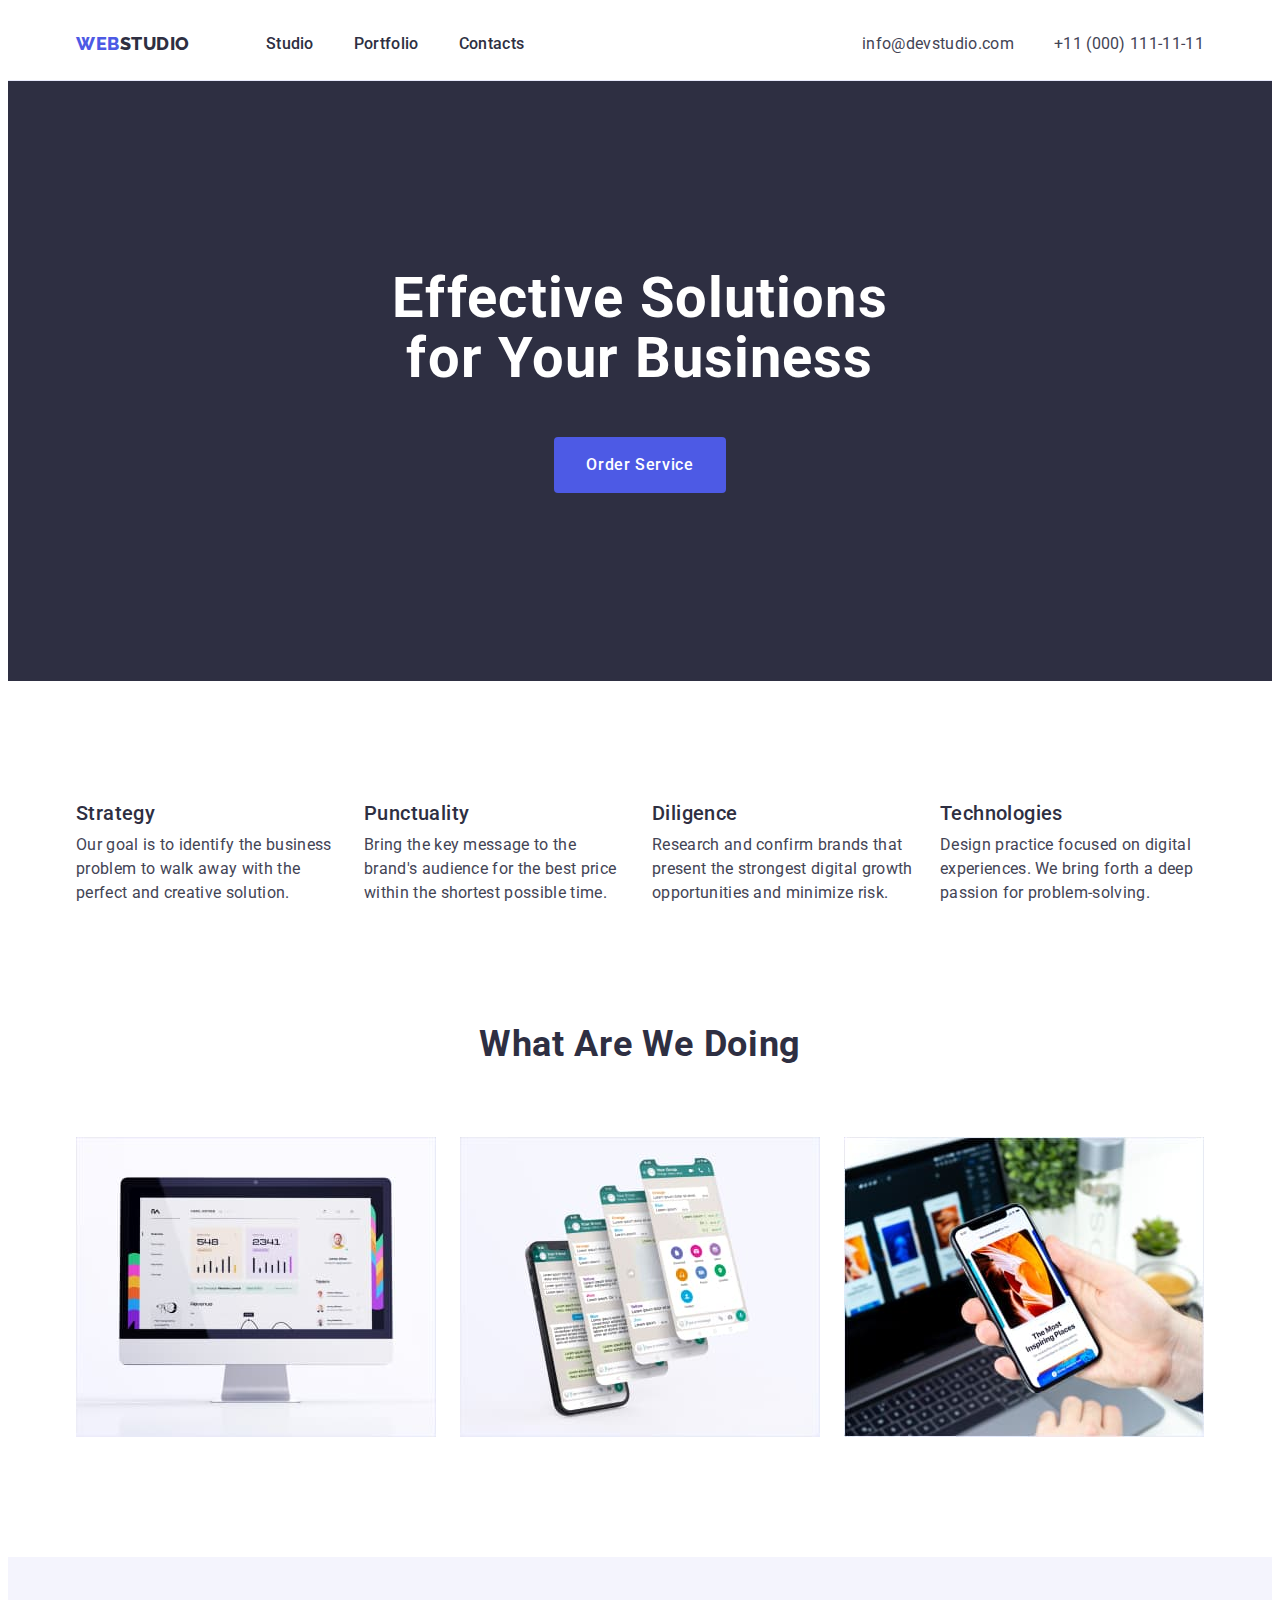
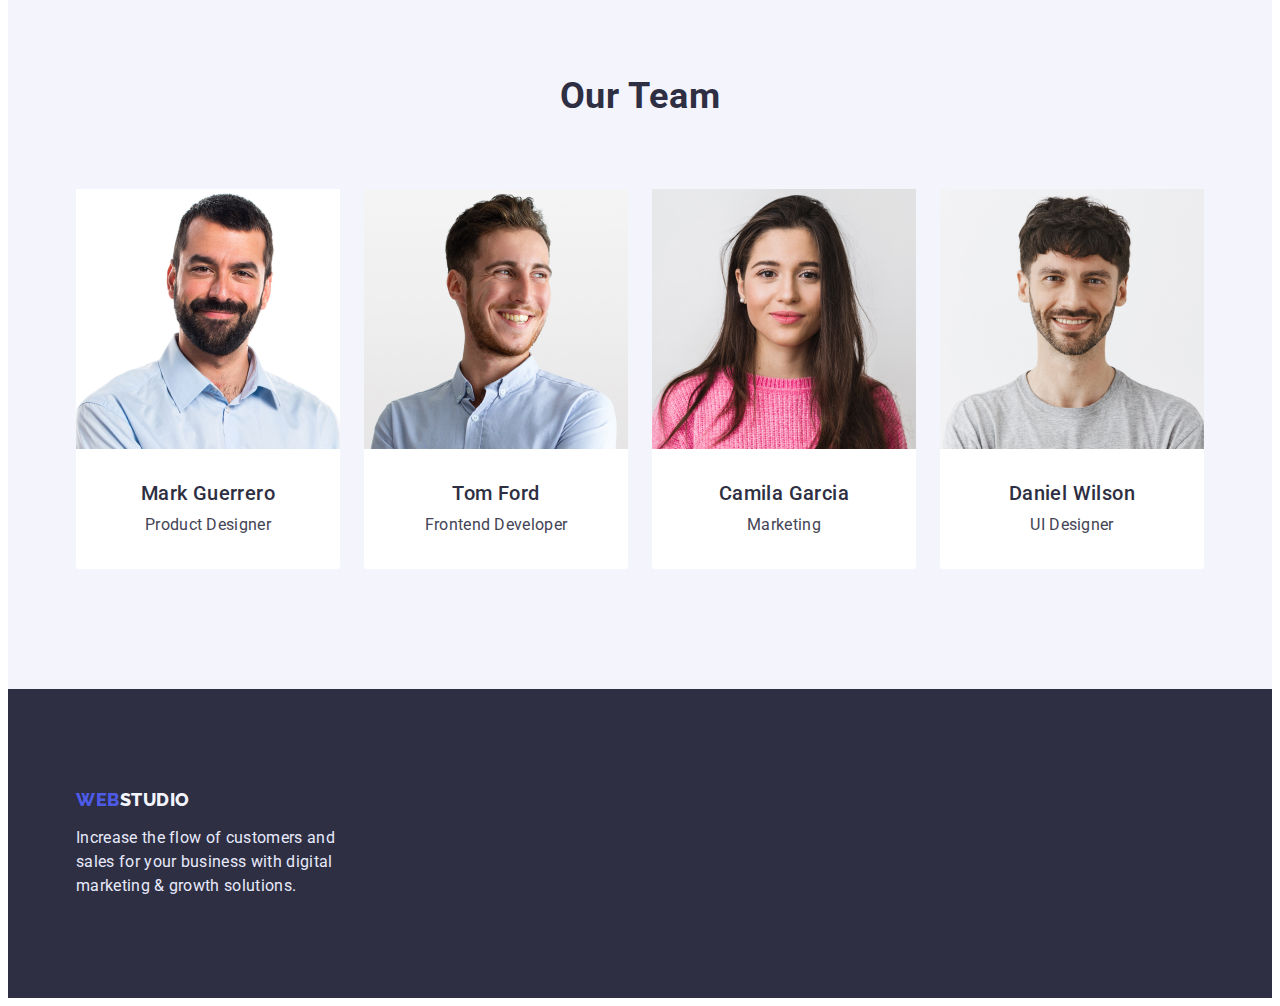
<file: index.html>
<!DOCTYPE html>
<html lang="en">
  <head>
    <meta charset="UTF-8" />
    <meta http-equiv="X-UA-Compatible" content="IE=edge" />
    <meta name="viewport" content="width=device-width, initial-scale=1.0" />
    <title>WebStudio</title>
    <link rel="preconnect" href="https://fonts.googleapis.com" />
    <link rel="preconnect" href="https://fonts.gstatic.com" crossorigin />
    <link
      href="https://fonts.googleapis.com/css2?family=Raleway:wght@800&family=Roboto:wght@400;500;700;900&display=swap"
      rel="stylesheet"
    />
    <link
      rel="stylesheet"
      href="https://cdnjs.cloudflare.com/ajax/libs/modern-normalize/1.1.0/modern-normalize.min.css"
      integrity="sha512-wpPYUAdjBVSE4KJnH1VR1HeZfpl1ub8YT/NKx4PuQ5NmX2tKuGu6U/JRp5y+Y8XG2tV+wKQpNHVUX03MfMFn9Q=="
      crossorigin="anonymous"
      referrerpolicy="no-referrer"
    />
    <link rel="stylesheet" href="./css/styles.css" />
  </head>
  <body>
    <!-- Top line -->
    <header class="top-line">
      <div class="container">
        <div class="nav-box">
          <nav class="navigation">
            <a href="./index.html" class="logo link"
              >Web<span class="decoration-color">Studio</span></a
            >
            <ul class="site-nav list">
              <li class="site-nav-item">
                <a href="./index.html" class="link">Studio</a>
              </li>
              <li class="site-nav-item">
                <a href="./portfolio.html" class="link">Portfolio</a>
              </li>
              <li class="site-nav-item">
                <a href="" class="link">Contacts</a>
              </li>
            </ul>
          </nav>

          <address class="contact">
            <ul class="contact-list list">
              <li class="contact-item">
                <a href="mailto:info@devstudio.com" class="contact-list link"
                  >info@devstudio.com</a
                >
              </li>
              <li class="contact-item">
                <a href="tel:+110001111111" class="contact-list link"
                  >+11 (000) 111-11-11</a
                >
              </li>
            </ul>
          </address>
        </div>
      </div>
    </header>
    <main>
      <!-- hero image -->
      <section class="hero-image">
        <h1 class="hero-text">Effective Solutions for Your Business</h1>
        <button type="button" class="button">Order Service</button>
      </section>
      <!-- Section 1 -->
      <section class="features">
        <div class="container">
          <h2 class="features-title section-title">Features</h2>
          <ul class="features-list list">
            <li class="features-item">
              <h3 class="description-title">Strategy</h3>
              <p class="features-text text">
                Our goal is to identify the business problem to walk away with
                the perfect and creative solution.
              </p>
            </li>
            <li class="features-item">
              <h3 class="description-title">Punctuality</h3>
              <p class="features-text text">
                Bring the key message to the brand's audience for the best price
                within the shortest possible time.
              </p>
            </li>
            <li class="features-item">
              <h3 class="description-title">Diligence</h3>
              <p class="features-text text">
                Research and confirm brands that present the strongest digital
                growth opportunities and minimize risk.
              </p>
            </li>
            <li class="features-item">
              <h3 class="description-title">Technologies</h3>
              <p class="features-text text">
                Design practice focused on digital experiences. We bring forth a
                deep passion for problem-solving.
              </p>
            </li>
          </ul>
        </div>
      </section>
      <!-- Section 2 -->
      <section class="our-job">
        <div class="container">
          <h2 class="job section-title">What are we doing</h2>
          <ul class="our-job-list list">
            <li class="our-job-item">
              <img src="./images/img1.jpg" alt="monitor screen" width="360" />
            </li>
            <li class="our-job-item">
              <img
                src="./images/img2.jpg"
                alt="mobile tel screens"
                width="360"
              />
            </li>
            <li class="our-job-item">
              <img
                src="./images/img3.jpg"
                alt="telephone in hand"
                width="360"
              />
            </li>
          </ul>
        </div>
      </section>
      <!-- Section 3 -->
      <section class="our-team-section">
        <div class="container">
          <h2 class="team section-title">Our Team</h2>
          <ul class="team-list list">
            <li class="team-list-item">
              <img
                src="./images/team1.jpg"
                alt="Product Designer"
                width="264"
              />
              <h3 class="team-item description-title">Mark Guerrero</h3>
              <p class="text">Product Designer</p>
            </li>
            <li class="team-list-item">
              <img
                src="./images/team2.jpg"
                alt="Frontend Developer"
                width="264"
              />
              <h3 class="team-item description-title">Tom Ford</h3>
              <p class="text">Frontend Developer</p>
            </li>
            <li class="team-list-item">
              <img src="./images/team3.jpg" alt="Marketing" width="264" />
              <h3 class="team-item description-title">Camila Garcia</h3>
              <p class="text">Marketing</p>
            </li>
            <li class="team-list-item">
              <img src="./images/team4.jpg" alt="UI Designer" width="264" />
              <h3 class="team-item description-title">Daniel Wilson</h3>
              <p class="text">UI Designer</p>
            </li>
          </ul>
        </div>
      </section>
    </main>
    <!-- Footer -->
    <footer class="footer">
      <div class="container">
        <a href="./index.html" class="logo link"
          >Web<span class="decoration-color-footer">Studio</span></a
        >
        <p class="footer-text">
          Increase the flow of customers and sales for your business with
          digital marketing & growth solutions.
        </p>
      </div>
    </footer>
  </body>
</html>
</file>
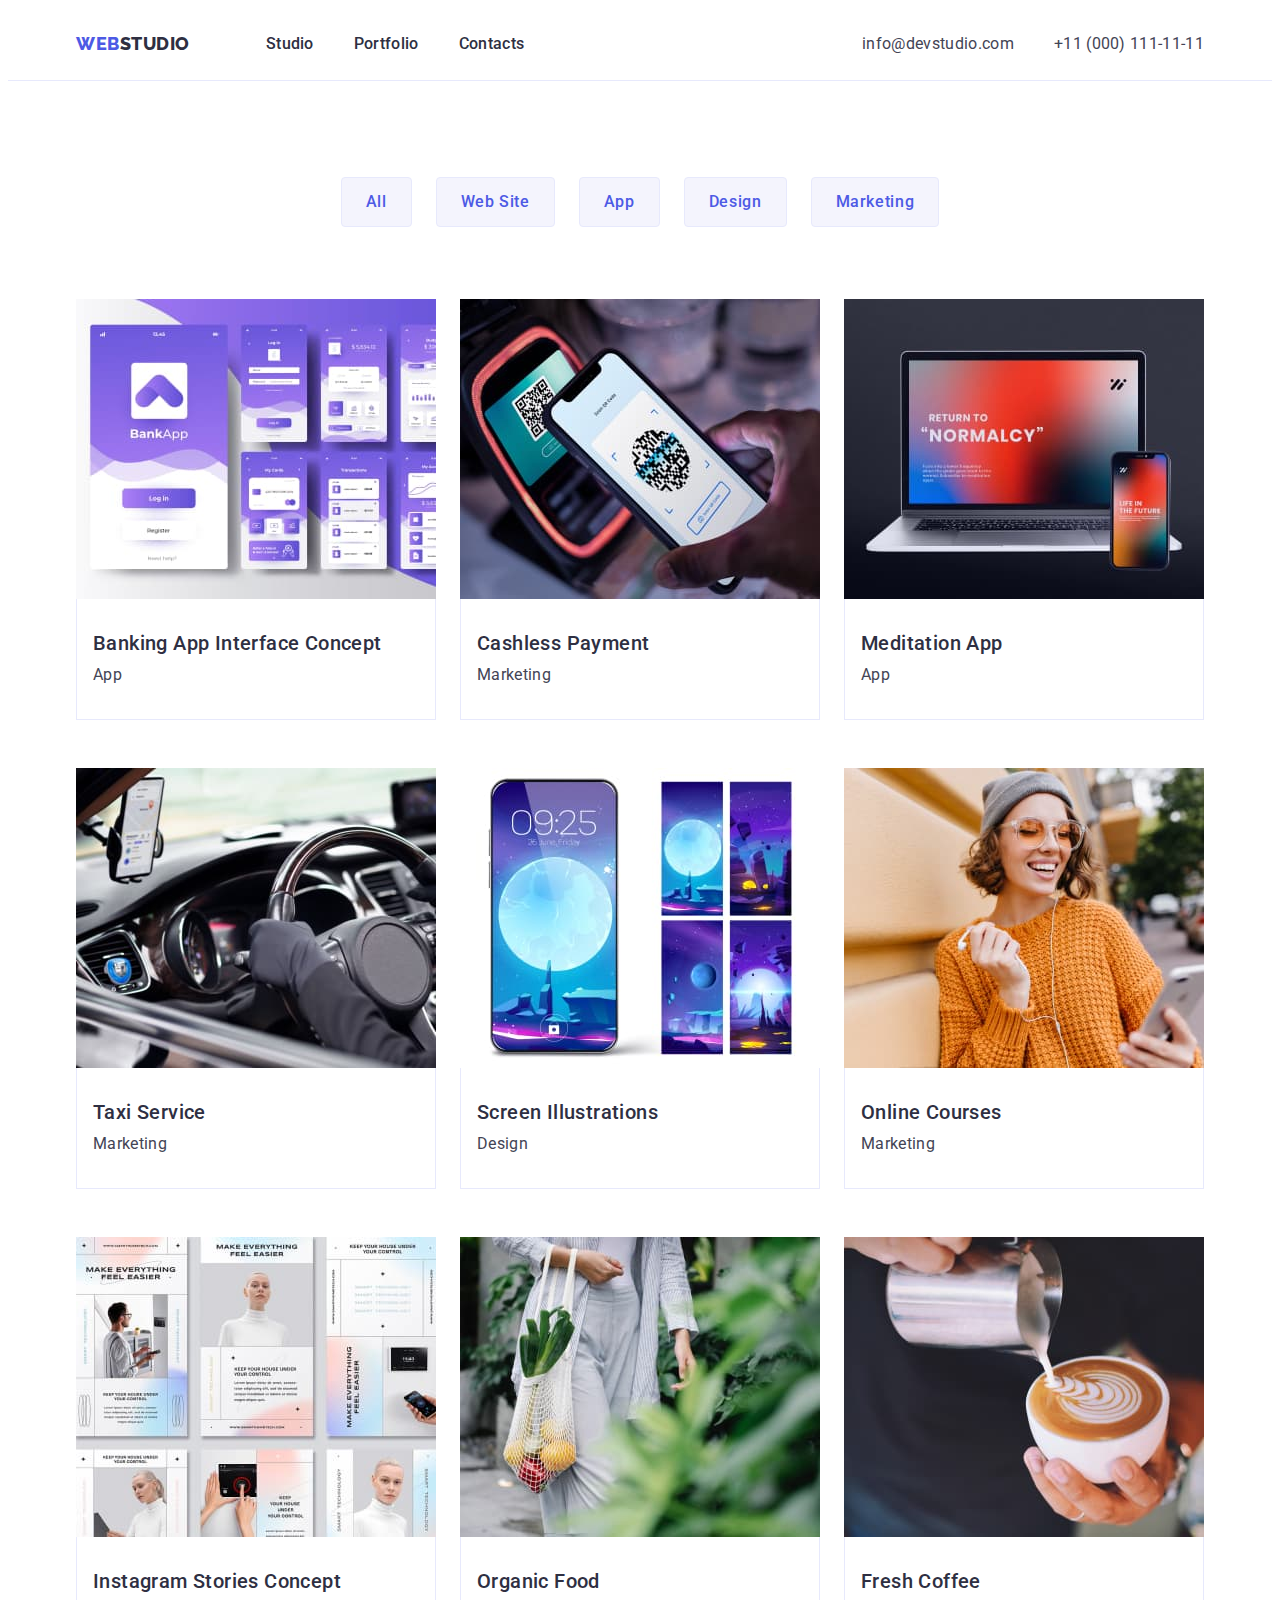
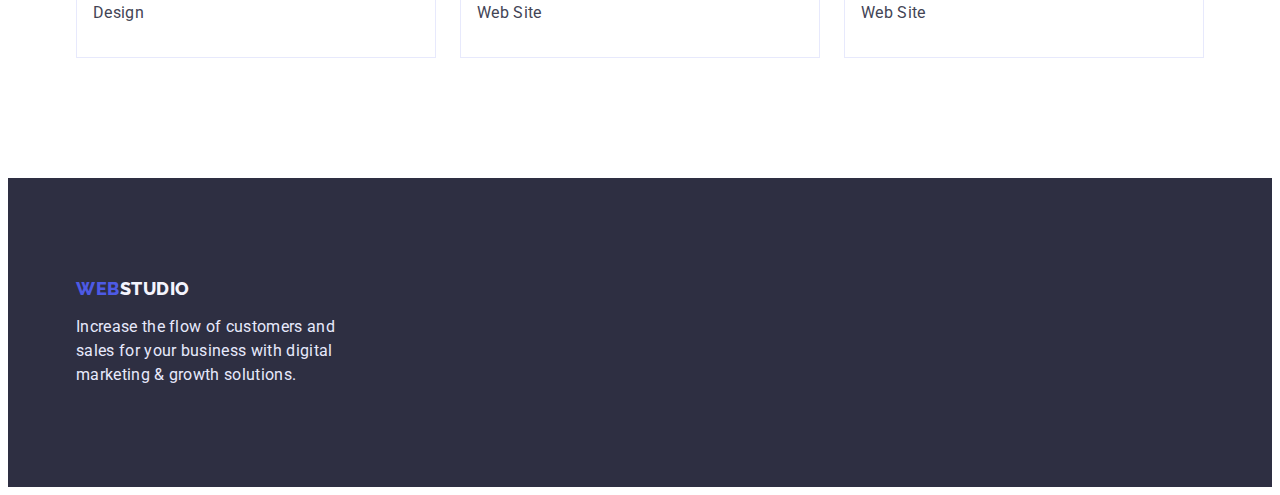
<file: portfolio.html>
<!DOCTYPE html>
<html lang="en">
  <head>
    <meta charset="UTF-8" />
    <meta http-equiv="X-UA-Compatible" content="IE=edge" />
    <meta name="viewport" content="width=device-width, initial-scale=1.0" />
    <title>WebStudio</title>
    <link rel="preconnect" href="https://fonts.googleapis.com" />
    <link rel="preconnect" href="https://fonts.gstatic.com" crossorigin />
    <link
      href="https://fonts.googleapis.com/css2?family=Raleway:wght@800&family=Roboto:wght@400;500;700;900&display=swap"
      rel="stylesheet"
    />
    <link
      rel="stylesheet"
      href="https://cdnjs.cloudflare.com/ajax/libs/modern-normalize/1.1.0/modern-normalize.min.css"
      integrity="sha512-wpPYUAdjBVSE4KJnH1VR1HeZfpl1ub8YT/NKx4PuQ5NmX2tKuGu6U/JRp5y+Y8XG2tV+wKQpNHVUX03MfMFn9Q=="
      crossorigin="anonymous"
      referrerpolicy="no-referrer"
    />
    <link rel="stylesheet" href="./css/styles.css" />
  </head>
  <body>
    <!-- Top line -->
    <header class="top-line">
      <div class="container">
        <div class="nav-box">
          <nav class="navigation">
            <a href="./index.html" class="logo link"
              >Web<span class="decoration-color">Studio</span></a
            >
            <ul class="site-nav list">
              <li class="site-nav-item">
                <a href="./index.html" class="link">Studio</a>
              </li>
              <li class="site-nav-item">
                <a href="./portfolio.html" class="link">Portfolio</a>
              </li>
              <li class="site-nav-item">
                <a href="" class="link">Contacts</a>
              </li>
            </ul>
          </nav>

          <address class="contact">
            <ul class="contact-list list">
              <li class="contact-item">
                <a href="mailto:info@devstudio.com" class="contact-list link"
                  >info@devstudio.com</a
                >
              </li>
              <li class="contact-item">
                <a href="tel:+110001111111" class="contact-list link"
                  >+11 (000) 111-11-11</a
                >
              </li>
            </ul>
          </address>
        </div>
      </div>
    </header>
    <!-- Filters -->
    <main>
      <section class="portfolio-hero">
        <div class="container">
          <h1 class="portfolio-main">Main content</h1>
          <ul class="portfolio-nav list">
            <li class="portfolio-nav-item">
              <button type="button" class="button-portfolio">All</button>
            </li>
            <li class="portfolio-nav-item">
              <button type="button" class="button-portfolio">Web Site</button>
            </li>
            <li class="portfolio-nav-item">
              <button type="button" class="button-portfolio">App</button>
            </li>
            <li class="portfolio-nav-item">
              <button type="button" class="button-portfolio">Design</button>
            </li>
            <li class="portfolio-nav-item">
              <button type="button" class="button-portfolio">Marketing</button>
            </li>
          </ul>

          <ul class="portfolio-list list">
            <!-- Row 1 -->
            <li class="card-link portfolio-item">
              <a href="" class="link">
                <div class="card">
                  <img
                    src="./images/img4.jpg"
                    alt="Banking App Interface Concept"
                    width="360"
                  />
                </div>

                <div class="card-content">
                  <h2 class="portfolio-card description-title">
                    Banking App Interface Concept
                  </h2>
                  <p class="card-text text">App</p>
                </div>
              </a>
            </li>

            <li class="card-link portfolio-item">
              <a href="" class="link">
                <div class="card">
                  <img
                    src="./images/img5.jpg"
                    alt="Cashless Payment"
                    width="360"
                  />
                </div>

                <div class="card-content">
                  <h2 class="portfolio-card description-title">
                    Cashless Payment
                  </h2>
                  <p class="card-text text">Marketing</p>
                </div>
              </a>
            </li>

            <li class="card-link portfolio-item">
              <a href="" class="link">
                <div class="card">
                  <img
                    src="./images/img6.jpg"
                    alt="Meditaion App"
                    width="360"
                  />
                </div>

                <div class="card-content">
                  <h2 class="portfolio-card description-title">
                    Meditation App
                  </h2>
                  <p class="card-text text">App</p>
                </div>
              </a>
            </li>

            <!-- Row 2 -->
            <li class="card-link portfolio-item">
              <a href="" class="link">
                <div class="card">
                  <img src="./images/img7.jpg" alt="Taxi Service" width="360" />
                </div>

                <div class="card-content">
                  <h2 class="portfolio-card description-title">Taxi Service</h2>
                  <p class="card-text text">Marketing</p>
                </div>
              </a>
            </li>

            <li class="card-link portfolio-item">
              <a href="" class="link">
                <div class="card">
                  <img
                    src="./images/img8.jpg"
                    alt="Screen Illustrations"
                    width="360"
                  />
                </div>

                <div class="card-content">
                  <h2 class="portfolio-card description-title">
                    Screen Illustrations
                  </h2>
                  <p class="card-text text">Design</p>
                </div>
              </a>
            </li>

            <li class="card-link portfolio-item">
              <a href="" class="link">
                <div class="card">
                  <img
                    src="./images/img9.jpg"
                    alt="Online Courses"
                    width="360"
                  />
                </div>

                <div class="card-content">
                  <h2 class="portfolio-card description-title">
                    Online Courses
                  </h2>
                  <p class="card-text text">Marketing</p>
                </div>
              </a>
            </li>

            <!-- Row 3 -->
            <li class="card-link portfolio-item">
              <a href="" class="link">
                <div class="card">
                  <img
                    src="./images/img10.jpg"
                    alt="Instagram Stories Concept"
                    width="360"
                  />
                </div>

                <div class="card-content">
                  <h2 class="portfolio-card description-title">
                    Instagram Stories Concept
                  </h2>
                  <p class="card-text text">Design</p>
                </div>
              </a>
            </li>

            <li class="card-link portfolio-item">
              <a href="" class="link">
                <div class="card">
                  <img
                    src="./images/img11.jpg"
                    alt="Organic Food"
                    width="360"
                  />
                </div>

                <div class="card-content">
                  <h2 class="portfolio-card description-title">Organic Food</h2>
                  <p class="card-text text">Web Site</p>
                </div>
              </a>
            </li>

            <li class="card-link portfolio-item">
              <a href="" class="link">
                <div class="card">
                  <img
                    src="./images/img12.jpg"
                    alt="Fresh Coffee"
                    width="360"
                  />
                </div>

                <div class="card-content">
                  <h2 class="portfolio-card description-title">Fresh Coffee</h2>
                  <p class="card-text text">Web Site</p>
                </div>
              </a>
            </li>
          </ul>
        </div>
      </section>
    </main>

    <!-- Footer -->
    <footer class="footer">
      <div class="container">
        <a href="./index.html" class="logo link"
          >Web<span class="decoration-color-footer">Studio</span></a
        >
        <p class="footer-text">
          Increase the flow of customers and sales for your business with
          digital marketing & growth solutions.
        </p>
      </div>
    </footer>
  </body>
</html>
</file>
<file: css/styles.css>
:root {
  --primery-text-color: #434455;
  --title-text-color: #2e2f42;
  --main-beckground-color: #e5e5e5;
  --dark-beckground-color: #2e2f42;
  --primery-brand: #4d5ae5;
  --accent: #e7e9fc;
  --white: #ffffff;
  --light: #f4f4fd;
  --pressed: #404bbf;

  --card-set-gap: 24px;
}

html {
  box-sizing: border-box;
}
*,
*::before,
*::after {
  box-sizing: border-box;
}

body {
  background-color: var(--white);
  color: var(--primery-text-color);
  font-family: "Roboto", sans-serif;
  font-size: 16px;
}

h1,
h2,
h3,
h4,
p,
ul {
  margin: 0;
  padding: 0;
}

img {
  display: block;
  max-width: 100%;
  height: auto;
}

.list {
  list-style: none;
}

.link {
  text-decoration: none;
}

.text {
  color: var(--primery-text-color);
  line-height: 1.5;
  letter-spacing: 0.02em;
}

/* header */
.top-line {
  border-bottom: 1px solid #e7e9fc;
}

/* outline: 2px solid tomato; */

.container {
  width: 1158px;
  margin: 0 auto;
  padding: 0 15px;
}

.nav-box {
  display: flex;
}

.logo {
  font-family: "Raleway", sans-serif;
  font-style: normal;
  font-weight: 800;
  font-size: 18px;
  line-height: 1.17;
  letter-spacing: 0.03em;
  text-transform: uppercase;
  color: var(--primery-brand);
}

.navigation {
  display: flex;
  align-items: center;
}

.decoration-color {
  color: var(--title-text-color);
}

.site-nav {
  display: flex;
  margin-left: 76px;

  font-weight: 500;
  line-height: 1.5;
  letter-spacing: 0.02em;
}

.site-nav .site-nav-item + .site-nav-item {
  margin-left: 40px;
}

.site-nav .link {
  display: block;
  padding-top: 24px;
  padding-bottom: 24px;

  color: var(--title-text-color);
}

.site-nav .link:hover,
.site-nav .link:focus {
  color: var(--pressed);
}

.contact {
  margin-left: auto;

  font-style: normal;
}

.contact-list {
  display: flex;

  color: var(--primery-text-color);
  line-height: 1.5;
  letter-spacing: 0.02em;
}

.contact-list .contact-item + .contact-item {
  margin-left: 40px;
}

.contact-list .link {
  display: block;
  padding-top: 24px;
  padding-bottom: 24px;
}

.contact-list .link:hover,
.contact-list .link:focus {
  color: var(--pressed);
}

/* hero image */
.hero-image {
  margin: 0 auto;
  padding: 188px 0;

  background-color: var(--dark-beckground-color);
  color: var(--white);
  text-align: center;
}

.hero-text {
  width: 496px;
  margin: 0 auto;

  font-size: 56px;
  line-height: 1.07;
  text-align: center;
  letter-spacing: 0.02em;
}

/* button */
.button {
  border-radius: 4px;
  padding: 16px 32px;
  margin-top: 48px;
  min-width: 169px;
  border: transparent;

  color: var(--white);
  background-color: var(--primery-brand);
  font-family: "Roboto", sans-serif;
  font-weight: 500;
  font-size: 16px;
  line-height: 1.5;
  letter-spacing: 0.04em;
  cursor: pointer;
}

.button:hover,
.button:focus {
  background-color: var(--pressed);
  color: var(--white);
  outline: none;
}

.button-portfolio {
  border-radius: 4px;
  padding: 12px 24px;
  min-width: 69px;
  border: 1px solid #e7e9fc;

  color: var(--primery-brand);
  background-color: var(--light);
  font-family: "Roboto", sans-serif;
  font-weight: 500;
  font-size: 16px;
  line-height: 1.5;
  letter-spacing: 0.04em;
  cursor: pointer;
}

.button-portfolio:hover,
.button-portfolio:focus {
  background-color: var(--pressed);
  color: var(--white);
  outline: none;
}

/* .button.primery {
  color: var(--white);
  background-color: var(--pressed);
}

.button.secondary {
  color: var(--primery-brand);
  background-color: var(--light);
} */

/* section 1 */
.features {
  padding-top: 120px;
  padding-bottom: 120px;
}

.features-title {
  display: none;
}

.features-list {
  display: flex;
  justify-content: space-between;
}

.features-list > .features-item {
  flex-basis: calc((100% - 72px) / 4);
}

.description-title {
  margin-bottom: 8px;

  font-weight: 500;
  color: var(--title-text-color);
  font-size: 20px;
  line-height: 1.2;
  letter-spacing: 0.02em;
}

/* section 2 */
.our-job {
  padding-bottom: 120px;
}

.section-title {
  font-size: 36px;
  line-height: 1.11;
  text-align: center;
  letter-spacing: 0.02em;
  text-transform: capitalize;
  color: var(--title-text-color);
}

.our-job-list {
  display: flex;
  margin-top: 72px;
  justify-content: space-between;
}

.our-job-list > .our-job-item {
  flex-basis: calc((100% - 48px) / 3);
}

/* section 3 */
.our-team-section {
  padding-top: 120px;
  padding-bottom: 120px;

  background-color: var(--light);
}

.team-list {
  display: flex;
  justify-content: space-between;
  margin-top: 72px;
}

.team-list-item {
  padding-bottom: 32px;
  text-align: center;
  border-radius: 0px 0px 4px 4px;

  background-color: var(--white);
}

.team-item {
  margin-top: 32px;
}

/* footer */
.footer {
  padding-top: 100px;
  padding-bottom: 100px;

  background-color: var(--dark-beckground-color);
  color: var(--accent);
}

.decoration-color-footer {
  color: var(--light);
}

.footer-text {
  margin-top: 16px;
  width: 264px;

  line-height: 1.5;
  letter-spacing: 0.02em;
}

/* Portfolio */
.portfolio-hero {
  padding-top: 96px;
  padding-bottom: 120px;
}

.portfolio-main {
  display: none;
}

/* portfolio nav */

.portfolio-nav {
  margin-right: auto;
  margin-left: auto;
  margin-bottom: 72px;
  display: flex;
  justify-content: center;
}

.portfolio-nav > .portfolio-nav-item + .portfolio-nav-item {
  margin-left: 24px;
}

.portfolio-list {
  display: flex;
  flex-wrap: wrap;
  row-gap: 48px;
  column-gap: 24px;
}

.portfolio-list > .portfolio-item {
  flex-basis: calc((100% - 48px) / 3);
}

.card-content {
  padding-top: 32px;
  padding-bottom: 32px;
  padding-left: 16px;
  border-left: 1px solid #e7e9fc;
  border-right: 1px solid #e7e9fc;
  border-bottom: 1px solid #e7e9fc;
}
</file>
